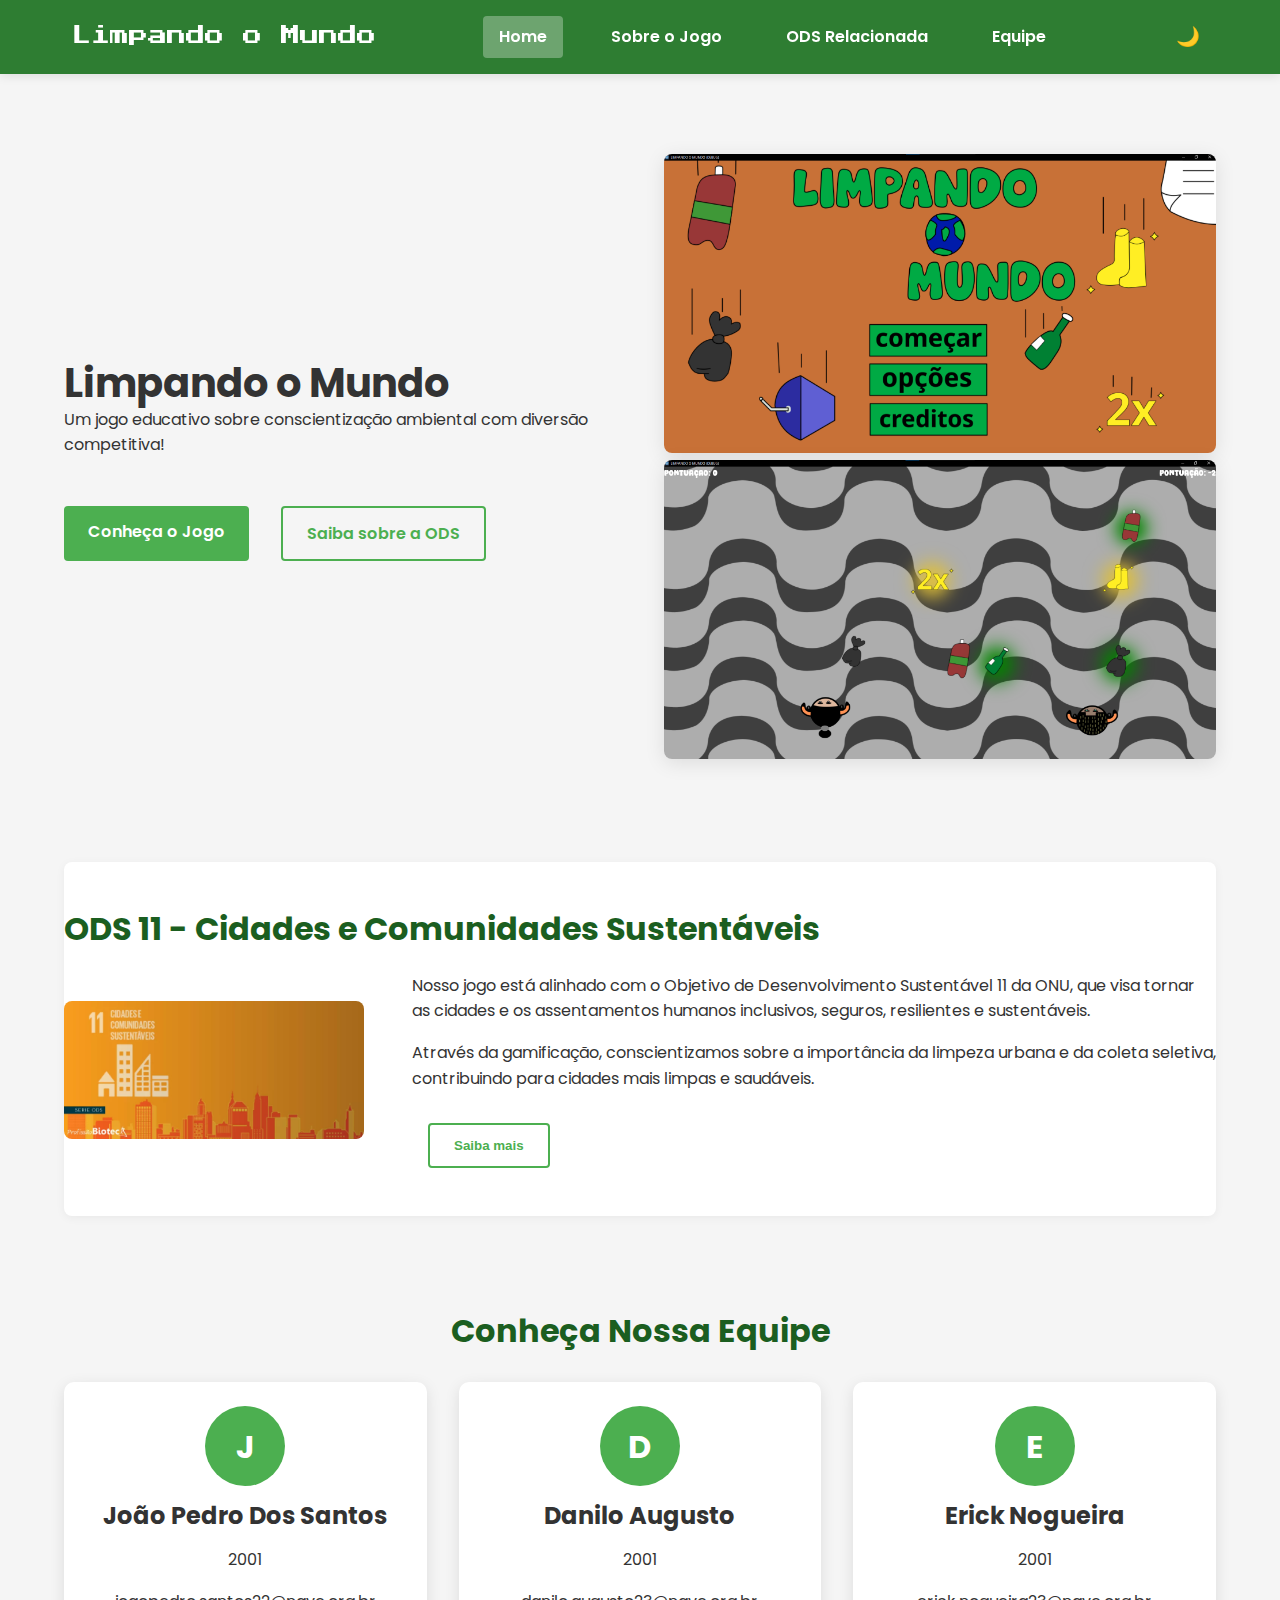
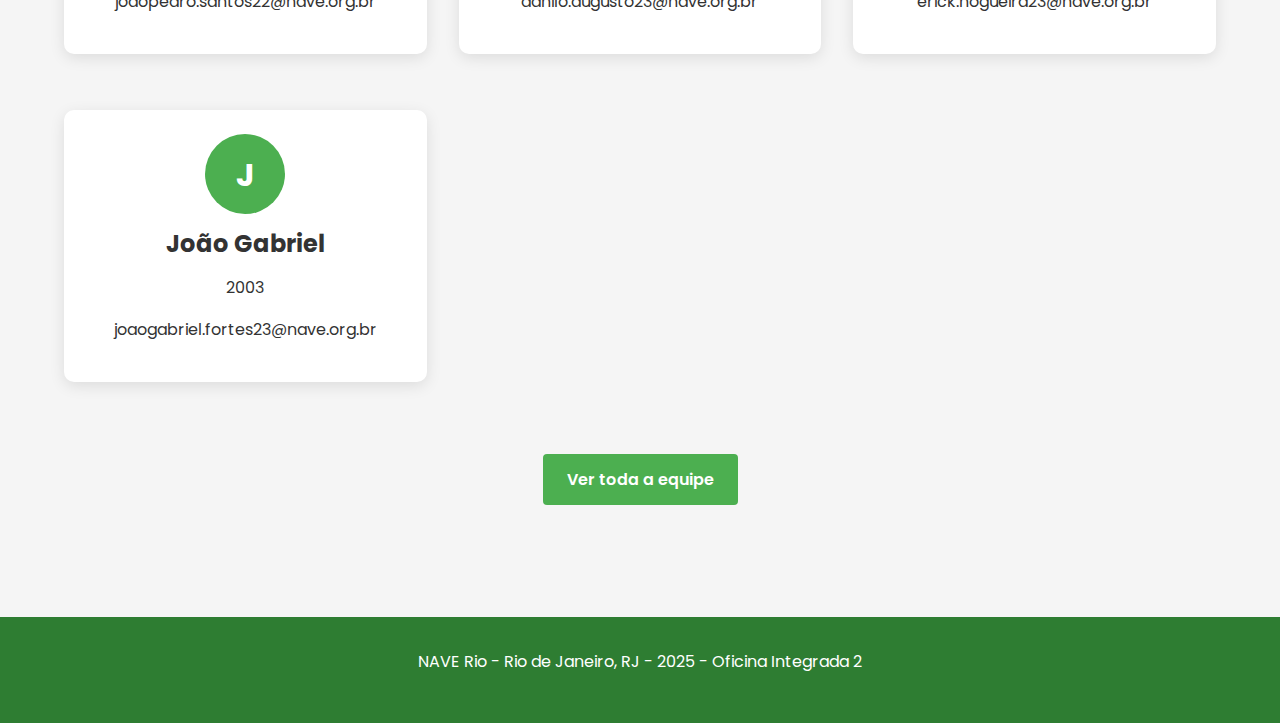
<file: index.html>
<!DOCTYPE html>
<html lang="pt-br">
<head>
    <meta charset="UTF-8">
    <meta name="viewport" content="width=device-width, initial-scale=1.0">
    <title>Limpando o Mundo - Jogo Educacional</title>
    <link href="https://fonts.googleapis.com/css2?family=Poppins:wght@400;600;700&family=Press+Start+2P&display=swap" rel="stylesheet">
    <link rel="icon" href="imagens/limpando o mundo.png" type="image/x-icon">
    <link rel="stylesheet" href="styles.css">
</head>
<body>
    <nav class="navbar">
        <div class="nav-container">
            <a href="index.html" class="logo">Limpando o Mundo</a>
            <div class="nav-links">
                <a href="index.html" class="active">Home</a>
                <a href="jogo.html">Sobre o Jogo</a>
                <a href="ods.html">ODS Relacionada</a>
                <a href="equipe.html">Equipe</a>
            </div>
            <button id="theme-toggle" class="theme-btn">🌙</button>
        </div>
    </nav>

    <main class="container">
        <section class="hero">
            <div class="hero-content">
                <h1>Limpando o Mundo</h1>
                <p>Um jogo educativo sobre conscientização ambiental com diversão competitiva!</p>
                <div class="hero-buttons">
                    <a href="jogo.html" class="cta-button">Conheça o Jogo</a>
                    <a href="#ods" class="cta-button secondary">Saiba sobre a ODS</a>
                </div>
            </div>
            <div class="hero-image">
                <img src="imagens/limpando o mundo.png" alt="Captura de tela do jogo Limpando o Mundo" id="main-image">
                 <img src="imagens/jogo.png" alt="gameplay" id="main-image">
            </div>
        </section>

        <section id="ods" class="ods-section">
            <h2>ODS 11 - Cidades e Comunidades Sustentáveis</h2>
            <div class="ods-content">
                <img src="imagens/Modelo_Imagemdestacada_textos-22.webp" alt="ODS 11 - Cidades e Comunidades Sustentáveis">
                <div class="ods-text">
                    <p>Nosso jogo está alinhado com o Objetivo de Desenvolvimento Sustentável 11 da ONU, que visa tornar as cidades e os assentamentos humanos inclusivos, seguros, resilientes e sustentáveis.</p>
                    <p>Através da gamificação, conscientizamos sobre a importância da limpeza urbana e da coleta seletiva, contribuindo para cidades mais limpas e saudáveis.</p>
                    <button id="learn-more" class="cta-button secondary">Saiba mais</button>
                    <div id="ods-details" class="hidden">
                        <p>O jogo aborda especificamente a meta 11.6: 'Até 2030, reduzir o impacto ambiental negativo per capita das cidades, inclusive prestando especial atenção à qualidade do ar, gestão de resíduos municipais e outros.'</p>
                    </div>
                </div>
            </div>
        </section>

        <section class="team-preview">
            <h2>Conheça Nossa Equipe</h2>
            <div class="team-grid" id="team-container">
            </div>
            <a href="equipe.html" class="cta-button">Ver toda a equipe</a>
        </section>
    </main>

    <footer class="footer">
        <p>NAVE Rio - Rio de Janeiro, RJ - 2025 - Oficina Integrada 2</p>
    </footer>

    <script src="script.js"></script>
</body>
</html>
</file>
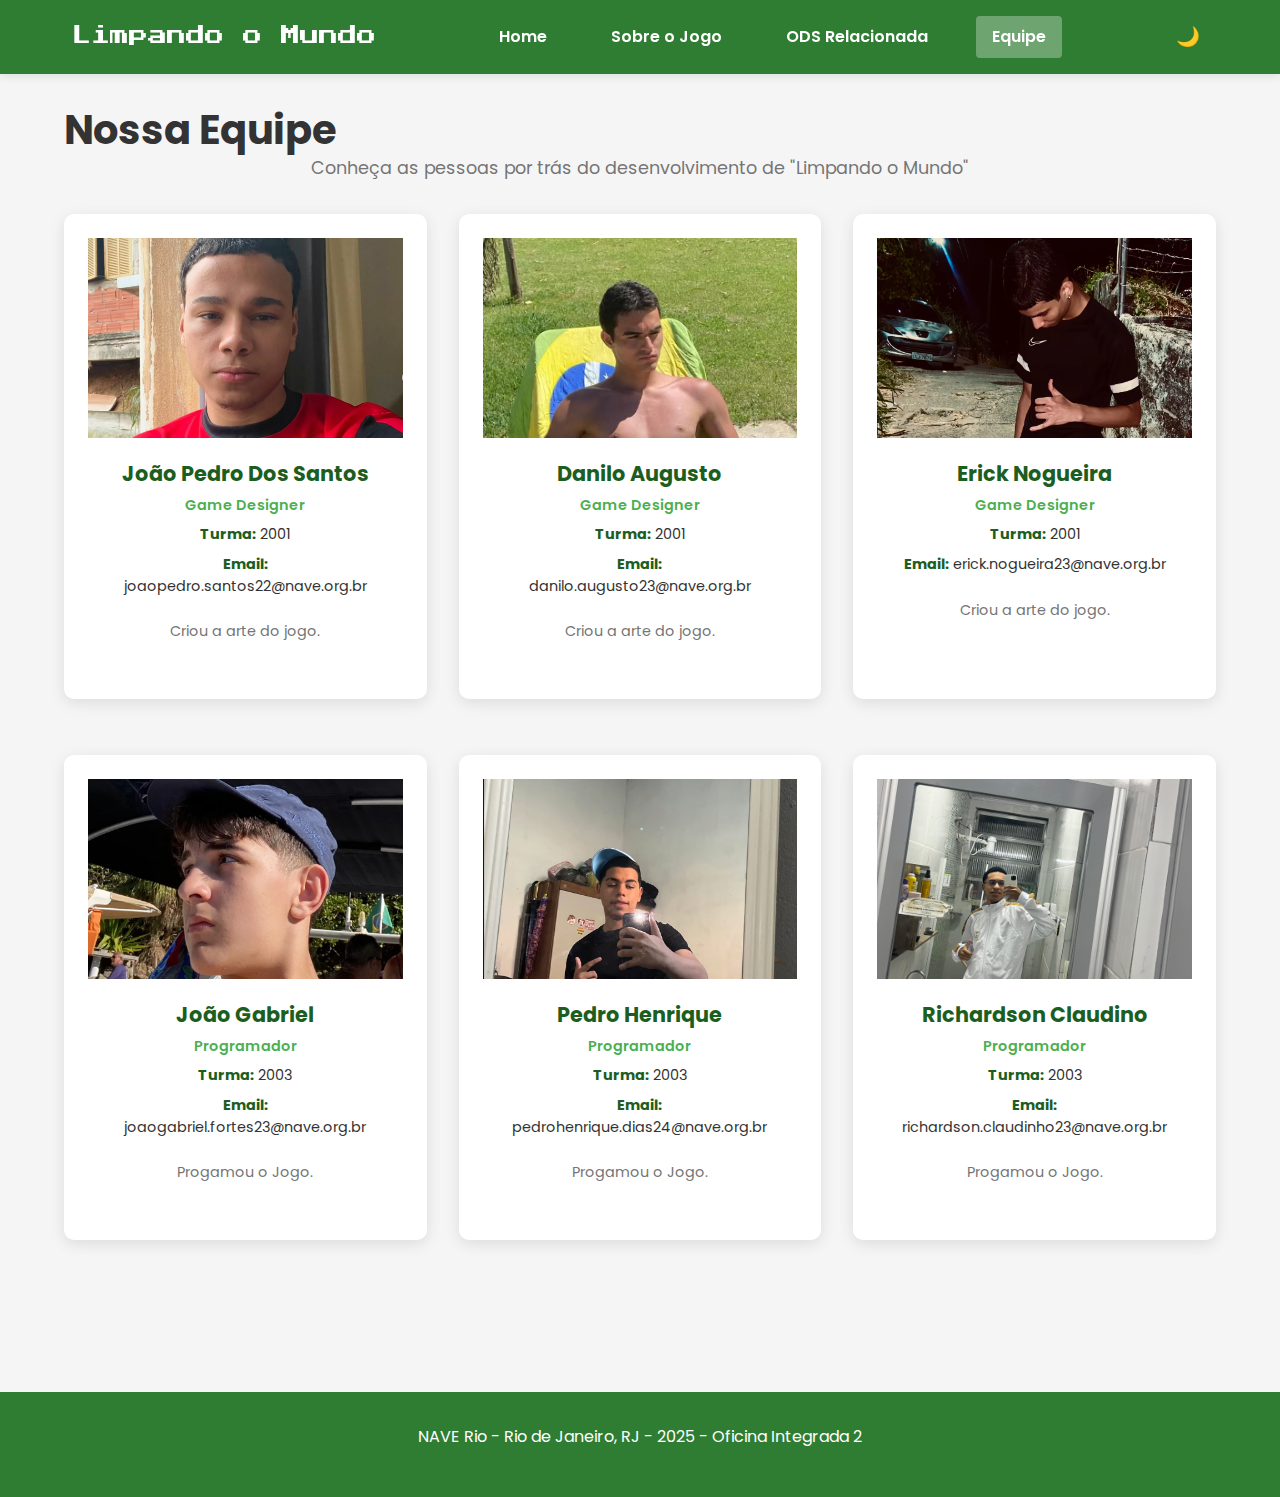
<file: equipe.html>
<!DOCTYPE html>
<html lang="pt-br">
<head>
    <meta charset="UTF-8">
    <meta name="viewport" content="width=device-width, initial-scale=1.0">
    <title>Equipe - Limpando o Mundo</title>
    <link href="https://fonts.googleapis.com/css2?family=Poppins:wght@400;600;700&family=Press+Start+2P&display=swap" rel="stylesheet">
    <link rel="icon" href="imagens/limpando o mundo.png" type="image/x-icon">
    <link rel="stylesheet" href="styles.css">
</head>
<body>
    
    <nav class="navbar">
        <div class="nav-container">
            <a href="index.html" class="logo">Limpando o Mundo</a>
            <div class="nav-links">
                <a href="index.html">Home</a>
                <a href="jogo.html">Sobre o Jogo</a>
                <a href="ods.html">ODS Relacionada</a>
                <a href="equipe.html" class="active">Equipe</a>
            </div>
            <button id="theme-toggle" class="theme-btn">🌙</button>
        </div>
    </nav>

    
    <main class="container">
        <section class="team-section">
            <h1>Nossa Equipe</h1>
            <p class="team-description">Conheça as pessoas por trás do desenvolvimento de "Limpando o Mundo"</p>
            
            <div class="team-grid">
                <!-- Membro 1 -->
                <div class="team-card">
                    <div class="member-image">
                        <img src="imagens/joao.png" alt="João Pedro Dos Santos" onerror="this.src='assets/team/default.jpg'">
                    </div>
                    <div class="member-info">
                        <h3>João Pedro Dos Santos</h3>
                        <p class="role">Game Designer</p>
                        <p><strong>Turma:</strong> 2001</p>
                        <p><strong>Email:</strong> joaopedro.santos22@nave.org.br</p>
                        <p class="description">Criou a arte do jogo.</p>
                    </div>
                </div>
                
                <!-- Membro 2 -->
                <div class="team-card">
                    <div class="member-image">
                        <img src="imagens/danilo.png" alt="Danilo Augusto" onerror="this.src='assets/team/default.jpg'">
                    </div>
                    <div class="member-info">
                        <h3>Danilo Augusto</h3>
                        <p class="role">Game Designer</p>
                        <p><strong>Turma:</strong> 2001</p>
                        <p><strong>Email:</strong> danilo.augusto23@nave.org.br</p>
                        <p class="description">Criou a arte do jogo.</p>
                    </div>
                </div>
                
                <!-- Membro 3 -->
                <div class="team-card">
                    <div class="member-image">
                        <img src="imagens/erick.png" alt="Erick Nogueira" onerror="this.src='assets/team/default.jpg'">
                    </div>
                    <div class="member-info">
                        <h3>Erick Nogueira</h3>
                        <p class="role">Game Designer</p>
                        <p><strong>Turma:</strong> 2001</p>
                        <p><strong>Email:</strong> ㅤerick.nogueira23@nave.org.br</p>
                        <p class="description">Criou a arte do jogo.</p>
                    </div>
                </div>
                
                <!-- Membro 4 -->
                <div class="team-card">
                    <div class="member-image">
                        <img src="imagens/fortes.png" alt="João Gabriel" onerror="this.src='assets/team/default.jpg'">
                    </div>
                    <div class="member-info">
                        <h3>João Gabriel</h3>
                        <p class="role">Programador</p>
                        <p><strong>Turma:</strong> 2003</p>
                        <p><strong>Email:</strong> joaogabriel.fortes23@nave.org.br</p>
                        <p class="description">Progamou o Jogo.</p>
                    </div>
                </div>
                
                <!-- Membro 5 -->
                <div class="team-card">
                    <div class="member-image">
                        <img src="imagens/ph.png" alt="Pedro Henrique" onerror="this.src='assets/team/default.jpg'">
                    </div>
                    <div class="member-info">
                        <h3>Pedro Henrique</h3>
                        <p class="role">Programador</p>
                        <p><strong>Turma:</strong> 2003</p>
                        <p><strong>Email:</strong> pedrohenrique.dias24@nave.org.br</p>
                        <p class="description">Progamou o Jogo.</p>
                    </div>
                </div>
                
                <!-- Membro 6 -->
                <div class="team-card">
                    <div class="member-image">
                        <img src="imagens/chalox.jpg" alt="Richardson Claudino" onerror="this.src='assets/team/default.jpg'">
                    </div>
                    <div class="member-info">
                        <h3>Richardson Claudino</h3>
                        <p class="role">Programador</p>
                        <p><strong>Turma:</strong> 2003</p>
                        <p><strong>Email:</strong> richardson.claudinho23@nave.org.br</p>
                        <p class="description">Progamou o Jogo.</p>
                    </div>
                </div>
            </div>
        </section>
    </main>

    <footer class="footer">
        <p>NAVE Rio - Rio de Janeiro, RJ - 2025 - Oficina Integrada 2</p>
    </footer>

    <script src="script.js"></script>
</body>
</html>
</file>
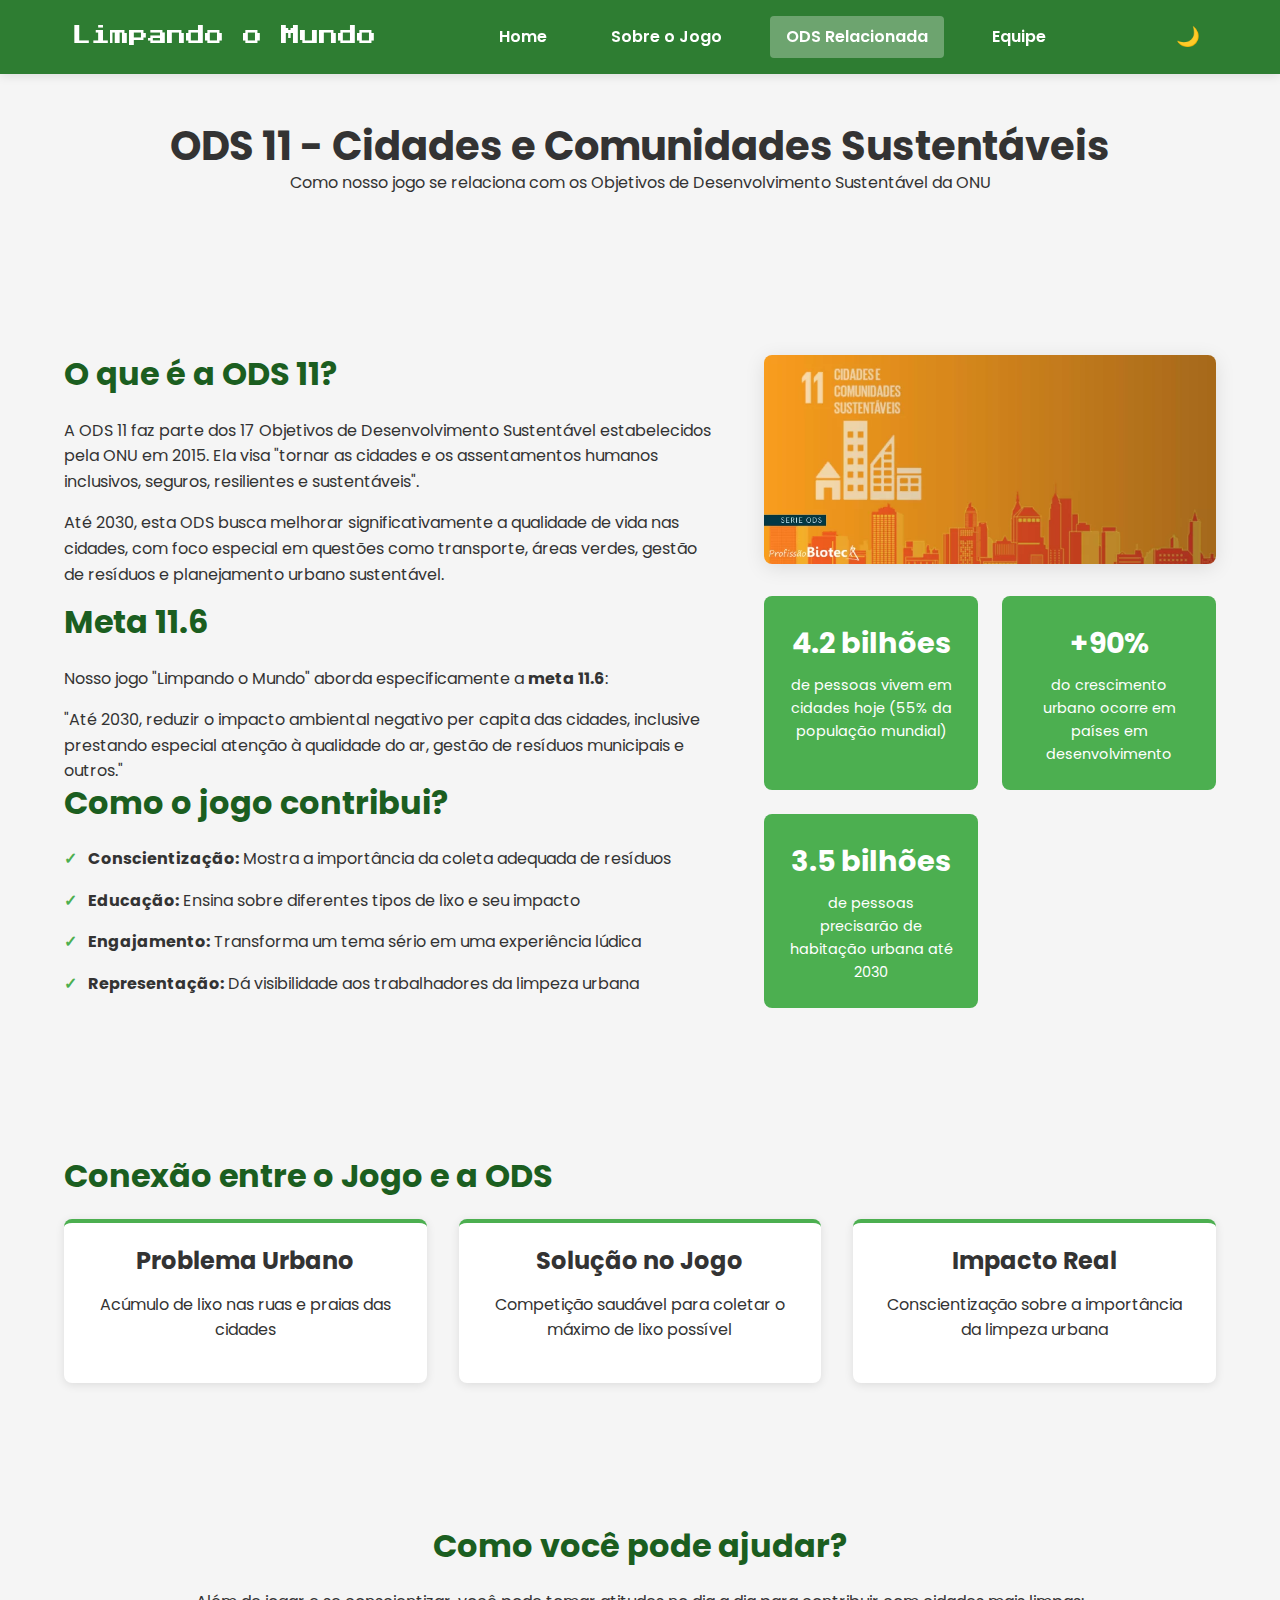
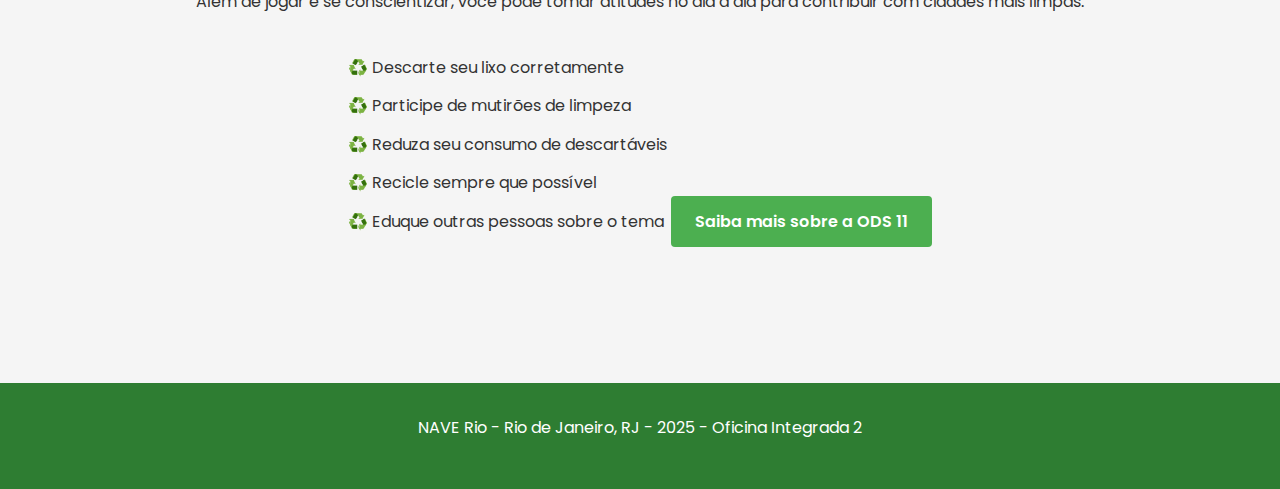
<file: ods.html>
<!DOCTYPE html>
<html lang="pt-br">
<head>
    <meta charset="UTF-8">
    <meta name="viewport" content="width=device-width, initial-scale=1.0">
    <title>ODS Relacionada - Limpando o Mundo</title>
    <link href="https://fonts.googleapis.com/css2?family=Poppins:wght@400;600;700&family=Press+Start+2P&display=swap" rel="stylesheet">
    <link rel="icon" href="imagens/limpando o mundo.png" type="image/x-icon">
    <link rel="stylesheet" href="styles.css">
</head>
<body>
    <nav class="navbar">
        <div class="nav-container">
            <a href="index.html" class="logo">Limpando o Mundo</a>
            <div class="nav-links">
                <a href="index.html">Home</a>
                <a href="jogo.html">Sobre o Jogo</a>
                <a href="ods.html" class="active">ODS Relacionada</a>
                <a href="equipe.html">Equipe</a>
            </div>
            <button id="theme-toggle" class="theme-btn">🌙</button>
        </div>
    </nav>

    <main class="container">
        <section class="ods-header">
            <h1>ODS 11 - Cidades e Comunidades Sustentáveis</h1>
            <p>Como nosso jogo se relaciona com os Objetivos de Desenvolvimento Sustentável da ONU</p>
        </section>

        <section class="ods-main">
            <div class="ods-main-content">
                <div class="ods-text">
                    <h2>O que é a ODS 11?</h2>
                    <p>A ODS 11 faz parte dos 17 Objetivos de Desenvolvimento Sustentável estabelecidos pela ONU em 2015. Ela visa "tornar as cidades e os assentamentos humanos inclusivos, seguros, resilientes e sustentáveis".</p>
                    <p>Até 2030, esta ODS busca melhorar significativamente a qualidade de vida nas cidades, com foco especial em questões como transporte, áreas verdes, gestão de resíduos e planejamento urbano sustentável.</p>
                    
                    <h2>Meta 11.6</h2>
                    <p>Nosso jogo "Limpando o Mundo" aborda especificamente a <strong>meta 11.6</strong>:</p>
                    <blockquote>
                        "Até 2030, reduzir o impacto ambiental negativo per capita das cidades, inclusive prestando especial atenção à qualidade do ar, gestão de resíduos municipais e outros."
                    </blockquote>
                    
                    <h2>Como o jogo contribui?</h2>
                    <ul class="ods-contributions">
                        <li>
                            <strong>Conscientização:</strong> Mostra a importância da coleta adequada de resíduos
                        </li>
                        <li>
                            <strong>Educação:</strong> Ensina sobre diferentes tipos de lixo e seu impacto
                        </li>
                        <li>
                            <strong>Engajamento:</strong> Transforma um tema sério em uma experiência lúdica
                        </li>
                        <li>
                            <strong>Representação:</strong> Dá visibilidade aos trabalhadores da limpeza urbana
                        </li>
                    </ul>
                </div>
                <div class="ods-images">
                    <img src="imagens/Modelo_Imagemdestacada_textos-22.webp" alt="ODS 11 - Cidades e Comunidades Sustentáveis" class="ods-main-img">
                    <div class="ods-stats">
                        <div class="stat-card">
                            <div class="stat-number">4.2 bilhões</div>
                            <div class="stat-desc">de pessoas vivem em cidades hoje (55% da população mundial)</div>
                        </div>
                        <div class="stat-card">
                            <div class="stat-number">+90%</div>
                            <div class="stat-desc">do crescimento urbano ocorre em países em desenvolvimento</div>
                        </div>
                        <div class="stat-card">
                            <div class="stat-number">3.5 bilhões</div>
                            <div class="stat-desc">de pessoas precisarão de habitação urbana até 2030</div>
                        </div>
                    </div>
                </div>
            </div>
        </section>

        <section class="ods-game-connection">
            <h2>Conexão entre o Jogo e a ODS</h2>
            <div class="connection-cards">
                <div class="connection-card">
                    <h3>Problema Urbano</h3>
                    <p>Acúmulo de lixo nas ruas e praias das cidades</p>
                </div>
                <div class="connection-card">
                    <h3>Solução no Jogo</h3>
                    <p>Competição saudável para coletar o máximo de lixo possível</p>
                </div>
                <div class="connection-card">
                    <h3>Impacto Real</h3>
                    <p>Conscientização sobre a importância da limpeza urbana</p>
                </div>
            </div>
        </section>

        <section class="ods-call-to-action">
            <h2>Como você pode ajudar?</h2>
            <p>Além de jogar e se conscientizar, você pode tomar atitudes no dia a dia para contribuir com cidades mais limpas:</p>
            <ul class="action-list">
                <li>Descarte seu lixo corretamente</li>
                <li>Participe de mutirões de limpeza</li>
                <li>Reduza seu consumo de descartáveis</li>
                <li>Recicle sempre que possível</li>
                <li>Eduque outras pessoas sobre o tema</li>
            </ul>
            <a href="https://brasil.un.org/pt-br/sdgs/11" target="_blank" class="cta-button">Saiba mais sobre a ODS 11</a>
        </section>
    </main>

    <footer class="footer">
        <p>NAVE Rio - Rio de Janeiro, RJ - 2025 - Oficina Integrada 2</p>
    </footer>

    <script src="script.js"></script>
</body>
</html>
</file>
<file: styles.css>
:root {
    --primary-color: #4CAF50;
    --secondary-color: #2E7D32;
    --dark-color: #1B5E20;
    --light-color: #E8F5E9;
    --text-color: #333;
    --bg-color: #f5f5f5;
    --white: #ffffff;
    --black: #000000;
    --gray: #e0e0e0;
    --dark-gray: #757575;
}

* {
    margin: 0;
    padding: 0;
    box-sizing: border-box;
}

body {
    font-family: 'Poppins', sans-serif;
    line-height: 1.6;
    color: var(--text-color);
    background-color: var(--bg-color);
    transition: all 0.3s ease;
}

.hidden {
    display: none;
}

/* Tipografia */
h1, h2, h3, h4 {
    font-weight: 700;
    line-height: 1.2;
}

h1 {
    font-size: 2.5rem;
}

h2 {
    font-size: 2rem;
    margin-bottom: 1.5rem;
    color: var(--dark-color);
}

h3 {
    font-size: 1.5rem;
    margin-bottom: 1rem;
}

p {
    margin-bottom: 1rem;
}


.container {
    max-width: 1200px;
    margin: 0 auto;
    padding: 0 1.5rem;
}

section {
    padding: 3rem 0;
}


.navbar {
    background-color: var(--secondary-color);
    position: sticky;
    top: 0;
    z-index: 100;
    box-shadow: 0 2px 10px rgba(0, 0, 0, 0.1);
}

.nav-container {
    max-width: 1200px;
    margin: 0 auto;
    padding: 1rem 2rem;
    display: flex;
    justify-content: space-between;
    align-items: center;
}

.logo {
    font-family: 'Press Start 2P', cursive;
    font-size: 1.2rem;
    color: var(--white);
    text-decoration: none;
}

.nav-links {
    display: flex;
    gap: 2rem;
}

.nav-links a {
    color: var(--white);
    text-decoration: none;
    font-weight: 600;
    transition: color 0.3s;
    padding: 0.5rem 1rem;
    border-radius: 4px;
}

.nav-links a:hover {
    background-color: rgba(255, 255, 255, 0.2);
}

.nav-links a.active {
    background-color: rgba(255, 255, 255, 0.3);
}

.theme-btn {
    background: none;
    border: none;
    color: var(--white);
    font-size: 1.2rem;
    cursor: pointer;
    padding: 0.5rem;
    transition: transform 0.3s;
}

.theme-btn:hover {
    transform: scale(1.1);
}


.cta-button {
    display: inline-block;
    background-color: var(--primary-color);
    color: var(--white);
    padding: 0.8rem 1.5rem;
    border-radius: 4px;
    text-decoration: none;
    font-weight: 600;
    margin-top: 1rem;
    transition: all 0.3s;
    border: none;
    cursor: pointer;
}

.cta-button:hover {
    background-color: var(--secondary-color);
    transform: translateY(-2px);
    box-shadow: 0 4px 8px rgba(0, 0, 0, 0.1);
}

.cta-button.secondary {
    background-color: transparent;
    border: 2px solid var(--primary-color);
    color: var(--primary-color);
    margin-left: 1rem;
}

.cta-button.secondary:hover {
    background-color: var(--primary-color);
    color: var(--white);
}


.hero {
    display: flex;
    flex-wrap: wrap;
    align-items: center;
    gap: 3rem;
    margin: 2rem 0;
}

.hero-content {
    flex: 1 1 500px;
}

.hero-image {
    flex: 1 1 500px;
    text-align: center;
}

.hero-image img {
    max-width: 100%;
    border-radius: 8px;
    box-shadow: 0 4px 20px rgba(0, 0, 0, 0.1);
    transition: transform 0.3s;
}

.hero-image img:hover {
    transform: scale(1.02);
}

.hero-buttons {
    display: flex;
    gap: 1rem;
    margin-top: 2rem;
}


.ods-section {
    background-color: var(--white);
    border-radius: 8px;
    box-shadow: 0 2px 10px rgba(0, 0, 0, 0.05);
    margin: 3rem 0;
}

.ods-content {
    display: flex;
    flex-wrap: wrap;
    align-items: center;
    gap: 3rem;
    justify-content: center;
}

.ods-content img {
    max-width: 300px;
    height: auto;
    border-radius: 8px;
}

.ods-text {
    flex: 1 1 400px;
}

/* Seção equipe */
.team-preview {
    text-align: center;
}

.team-card {
    background-color: var(--white);
    padding: 1.5rem;
    border-radius: 8px;
    box-shadow: 0 2px 10px rgba(0, 0, 0, 0.1);
    text-align: center;
    transition: transform 0.3s ease;
    margin-bottom: 1.5rem;
}

.team-card:hover {
    transform: translateY(-5px);
}

.member-avatar {
    width: 80px;
    height: 80px;
    background-color: var(--primary-color);
    color: white;
    border-radius: 50%;
    display: flex;
    align-items: center;
    justify-content: center;
    font-size: 2rem;
    font-weight: bold;
    margin: 0 auto 1rem;
}

.team-grid {
    display: grid;
    grid-template-columns: repeat(auto-fill, minmax(250px, 1fr));
    gap: 1.5rem;
    margin: 2rem 0;
}


.game-header {
    text-align: center;
    margin-bottom: 3rem;
}

.game-trailer {
    margin-bottom: 3rem;
}

.video-container {
    position: relative;
    padding-bottom: 56.25%; /* 16:9 */
    height: 0;
    overflow: hidden;
    border-radius: 8px;
    box-shadow: 0 4px 20px rgba(0, 0, 0, 0.1);
}

.video-container video {
    position: absolute;
    top: 0;
    left: 0;
    width: 100%;
    height: 100%;
}

.game-story {
    margin-bottom: 3rem;
}

.story-content {
    display: flex;
    flex-wrap: wrap;
    align-items: center;
    gap: 3rem;
}

.story-text {
    flex: 1 1 500px;
}

.story-content img {
    flex: 1 1 500px;
    max-width: 100%;
    border-radius: 8px;
    box-shadow: 0 4px 20px rgba(0, 0, 0, 0.1);
}

.game-characters {
    margin-bottom: 3rem;
}

.characters-grid {
    display: grid;
    grid-template-columns: repeat(auto-fill, minmax(350px, 1fr));
    gap: 2rem;
}

.character-card {
    display: flex;
    gap: 1.5rem;
    background-color: var(--white);
    padding: 1.5rem;
    border-radius: 8px;
    box-shadow: 0 2px 10px rgba(0, 0, 0, 0.1);
}

.character-card img {
    width: 120px;
    height: 120px;
    border-radius: 8px;
    object-fit: cover;
    border: 3px solid var(--primary-color);
}

.character-info {
    flex: 1;
}

.game-features {
    margin-bottom: 3rem;
}

.features-grid {
    display: grid;
    grid-template-columns: repeat(auto-fill, minmax(250px, 1fr));
    gap: 2rem;
}

.feature-card {
    background-color: var(--white);
    padding: 1.5rem;
    border-radius: 8px;
    box-shadow: 0 2px 10px rgba(0, 0, 0, 0.1);
    text-align: center;
    transition: all 0.3s;
}

.feature-card:hover {
    transform: translateY(-5px);
    box-shadow: 0 6px 15px rgba(0, 0, 0, 0.1);
}

.feature-icon {
    font-size: 2.5rem;
    margin-bottom: 1rem;
}

.game-controls {
    margin-bottom: 3rem;
}

.controls-grid {
    display: grid;
    grid-template-columns: repeat(auto-fill, minmax(300px, 1fr));
    gap: 2rem;
}

.player-controls {
    background-color: var(--white);
    padding: 1.5rem;
    border-radius: 8px;
    box-shadow: 0 2px 10px rgba(0, 0, 0, 0.1);
}

.player-controls ul {
    list-style-position: inside;
}

.player-controls li {
    margin-bottom: 0.5rem;
}


.ods-header {
    text-align: center;
    margin-bottom: 3rem;
}

.ods-main {
    margin-bottom: 3rem;
}

.ods-main-content {
    display: flex;
    flex-wrap: wrap;
    gap: 3rem;
}

.ods-text {
    flex: 1 1 600px;
}

.ods-images {
    flex: 1 1 400px;
    display: flex;
    flex-direction: column;
    gap: 2rem;
}

.ods-main-img {
    max-width: 100%;
    border-radius: 8px;
    box-shadow: 0 4px 20px rgba(0, 0, 0, 0.1);
}

.ods-stats {
    display: grid;
    grid-template-columns: repeat(auto-fill, minmax(200px, 1fr));
    gap: 1.5rem;
}

.stat-card {
    background-color: var(--primary-color);
    color: var(--white);
    padding: 1.5rem;
    border-radius: 8px;
    text-align: center;
}

.stat-number {
    font-size: 1.8rem;
    font-weight: 700;
    margin-bottom: 0.5rem;
}

.stat-desc {
    font-size: 0.9rem;
}

.ods-game-connection {
    margin-bottom: 3rem;
}

.connection-cards {
    display: grid;
    grid-template-columns: repeat(auto-fill, minmax(300px, 1fr));
    gap: 2rem;
}

.connection-card {
    background-color: var(--white);
    padding: 1.5rem;
    border-radius: 8px;
    box-shadow: 0 2px 10px rgba(0, 0, 0, 0.1);
    text-align: center;
    border-top: 4px solid var(--primary-color);
}

.ods-contributions {
    list-style-type: none;
}

.ods-contributions li {
    margin-bottom: 1rem;
    padding-left: 1.5rem;
    position: relative;
}

.ods-contributions li::before {
    content: "✓";
    color: var(--primary-color);
    font-weight: bold;
    position: absolute;
    left: 0;
}

.ods-call-to-action {
    text-align: center;
    margin-bottom: 3rem;
}

.action-list {
    list-style-type: none;
    display: inline-block;
    text-align: left;
    margin: 1.5rem 0;
}

.action-list li {
    margin-bottom: 0.8rem;
    padding-left: 1.5rem;
    position: relative;
}

.action-list li::before {
    content: "♻️";
    position: absolute;
    left: 0;
}


.team-header {
    text-align: center;
    margin-bottom: 3rem;
}

.full-team {
    margin-bottom: 3rem;
}

.team-member {
    display: flex;
    gap: 1.5rem;
    background-color: var(--white);
    padding: 1.5rem;
    border-radius: 8px;
    box-shadow: 0 2px 10px rgba(0, 0, 0, 0.1);
    margin-bottom: 1.5rem;
    align-items: center;
}

.team-member img {
    width: 120px;
    height: 120px;
    border-radius: 50%;
    object-fit: cover;
    border: 3px solid var(--primary-color);
}

.member-info {
    flex: 1;
}

.role {
    color: var(--primary-color);
    font-weight: 600;
    margin-bottom: 0.5rem;
}

.team-values {
    margin-bottom: 3rem;
}

.values-grid {
    display: grid;
    grid-template-columns: repeat(auto-fill, minmax(250px, 1fr));
    gap: 2rem;
}

.value-card {
    background-color: var(--white);
    padding: 1.5rem;
    border-radius: 8px;
    box-shadow: 0 2px 10px rgba(0, 0, 0, 0.1);
    text-align: center;
    border-top: 4px solid var(--primary-color);
}

.team-contact {
    margin-bottom: 3rem;
    text-align: center;
}

.contact-form {
    max-width: 600px;
    margin: 0 auto;
    text-align: left;
}

.form-group {
    margin-bottom: 1.5rem;
}

.form-group label {
    display: block;
    margin-bottom: 0.5rem;
    font-weight: 600;
}

.form-group input,
.form-group textarea {
    width: 100%;
    padding: 0.8rem;
    border: 1px solid var(--gray);
    border-radius: 4px;
    font-family: 'Poppins', sans-serif;
}

.form-group textarea {
    min-height: 150px;
}


.footer {
    background-color: var(--secondary-color);
    color: var(--white);
    text-align: center;
    padding: 2rem;
    margin-top: 4rem;
}


body.dark-theme {
    --bg-color: #121212;
    --text-color: #f5f5f5;
    --light-color: #1E1E1E;
    --gray: #424242;
    --white: #1E1E1E;
}

body.dark-theme .team-card,
body.dark-theme .character-card,
body.dark-theme .feature-card,
body.dark-theme .player-controls,
body.dark-theme .connection-card,
body.dark-theme .team-member,
body.dark-theme .value-card,
body.dark-theme .ods-section {
    background-color: #2d2d2d;
    color: #f5f5f5;
}

body.dark-theme .form-group input,
body.dark-theme .form-group textarea {
    background-color: #2d2d2d;
    color: #f5f5f5;
    border-color: #424242;
}


@media (max-width: 768px) {
    .nav-container {
        flex-direction: column;
        gap: 1rem;
    }

    .nav-links {
        gap: 1rem;
    }

    h1 {
        font-size: 2.2rem;
    }

    .hero {
        text-align: center;
    }

    .hero-buttons {
        flex-direction: column;
    }

    .cta-button.secondary {
        margin-left: 0;
    }

    .ods-content {
        flex-direction: column;
        text-align: center;
    }

    .story-content {
        flex-direction: column;
    }

    .character-card {
        flex-direction: column;
        text-align: center;
    }

    .team-member {
        flex-direction: column;
        text-align: center;
    }
}

@media (max-width: 480px) {
    .nav-links {
        flex-direction: column;
        gap: 0.5rem;
    }

    h1 {
        font-size: 1.8rem;
    }

    h2 {
        font-size: 1.5rem;
    }

    .characters-grid,
    .controls-grid {
        grid-template-columns: 1fr;
    }
}



.team-section {
    padding: 2rem 0;
}

.team-description {
    text-align: center;
    margin-bottom: 2rem;
    color: var(--dark-gray);
    font-size: 1.1rem;
}

.team-grid {
    display: grid;
    grid-template-columns: repeat(auto-fill, minmax(300px, 1fr));
    gap: 2rem;
    margin-top: 2rem;
}

.team-card {
    background-color: var(--white);
    border-radius: 10px;
    box-shadow: 0 4px 15px rgba(0, 0, 0, 0.1);
    overflow: hidden;
    transition: transform 0.3s ease, box-shadow 0.3s ease;
    display: flex;
    flex-direction: column;
}

.team-card:hover {
    transform: translateY(-5px);
    box-shadow: 0 8px 20px rgba(0, 0, 0, 0.15);
}

.member-image {
    width: 100%;
    height: 200px;
    overflow: hidden;
}

.member-image img {
    width: 100%;
    height: 100%;
    object-fit: cover;
    transition: transform 0.5s ease;
}

.team-card:hover .member-image img {
    transform: scale(1.05);
}

.member-info {
    padding: 1.5rem;
    flex-grow: 1;
    display: flex;
    flex-direction: column;
}

.member-info h3 {
    color: var(--dark-color);
    margin-bottom: 0.5rem;
    font-size: 1.3rem;
}

.role {
    color: var(--primary-color);
    font-weight: 600;
    margin-bottom: 1rem;
    font-size: 0.95rem;
}

.member-info p {
    margin-bottom: 0.5rem;
    font-size: 0.9rem;
    line-height: 1.5;
}

.member-info p strong {
    color: var(--dark-color);
}

.description {
    margin-top: 1rem;
    color: var(--dark-gray);
    font-size: 0.9rem;
    line-height: 1.5;
}


body.dark-theme .team-card {
    background-color: #2d2d2d;
    box-shadow: 0 4px 15px rgba(0, 0, 0, 0.3);
}

body.dark-theme .member-info h3,
body.dark-theme .member-info p strong {
    color: var(--light-color);
}

body.dark-theme .description,
body.dark-theme .team-description {
    color: #b0b0b0;
}


@media (max-width: 768px) {
    .team-grid {
        grid-template-columns: repeat(auto-fill, minmax(250px, 1fr));
    }
}

@media (max-width: 480px) {
    .team-grid {
        grid-template-columns: 1fr;
    }
    
    .member-image {
        height: 180px;
    }
}
</file>
